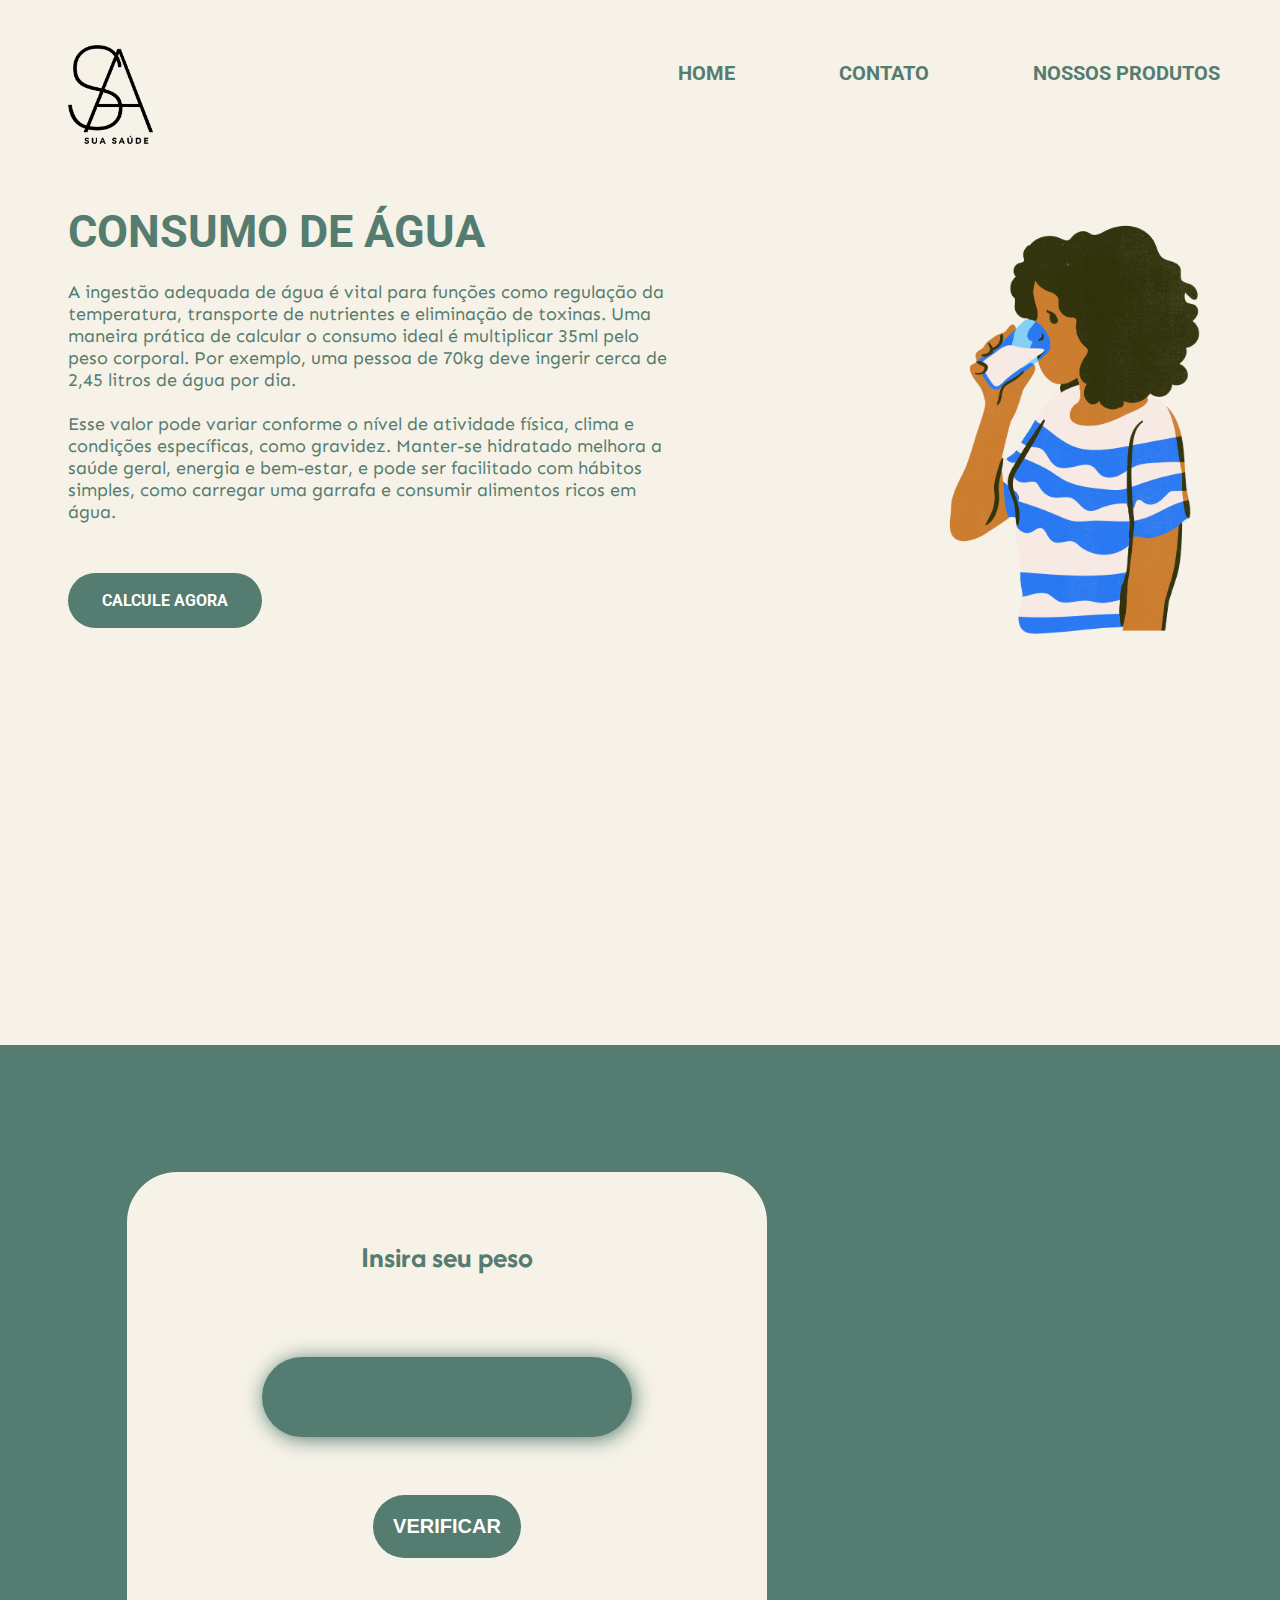
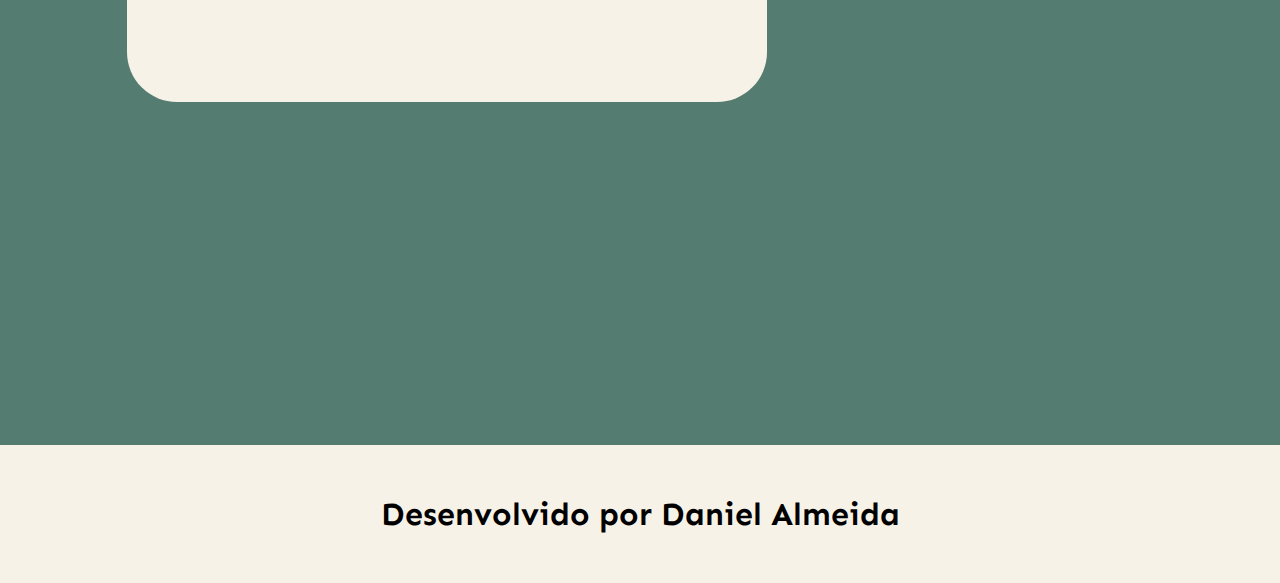
<file: calculadoras/agua.html>
<!DOCTYPE html>
<html lang="pt">
<head>
    <meta charset="UTF-8">
    <meta name="viewport" content="width=device-width, initial-scale=1.0">
    <title>Document</title>
    <link rel="stylesheet" href="/style/styleAgua.css">
    <link rel="icon" href="/img/logoPage.png" type="image/png">
    <link rel="preconnect" href="https://fonts.googleapis.com">
    <link rel="preconnect" href="https://fonts.gstatic.com" crossorigin>
    <link href="https://fonts.googleapis.com/css2?family=Afacad+Flux:wght@100..1000&family=Poppins:ital,wght@0,100;0,200;0,300;0,400;0,500;0,600;0,700;0,800;0,900;1,100;1,200;1,300;1,400;1,500;1,600;1,700;1,800;1,900&family=Roboto:ital,wght@0,100;0,300;0,400;0,500;0,700;0,900;1,100;1,300;1,400;1,500;1,700;1,900&family=Sen:wght@400..800&display=swap" rel="stylesheet">
</head>
<body>
    <header>
        <img src="/img/IMC/LogoForImc.png" alt="LOGO DA PAGINA" class="logo_page">
        <nav class="buttons_nav">
            <div class="text_nav">
                <a href="/index.html">HOME</a>
                <a href="">CONTATO</a>
                <a href="">NOSSOS PRODUTOS</a>
            </div>
        </nav>
    </header>

    <main>  
        <section class="first_block_water">
                <div class="itens">
                    <h1 class="title_water">CONSUMO DE ÁGUA</h1>
                    <p class="paragraph_water">A ingestão adequada de água é vital para funções como regulação da temperatura, transporte de nutrientes e eliminação de toxinas. Uma maneira prática de calcular o consumo ideal é multiplicar 35ml pelo peso corporal. Por exemplo, uma pessoa de 70kg deve ingerir cerca de 2,45 litros de água por dia.
                        <br>
                        <br>
                        Esse valor pode variar conforme o nível de atividade física, clima e condições específicas, como gravidez. Manter-se hidratado melhora a saúde geral, energia e bem-estar, e pode ser facilitado com hábitos simples, como carregar uma garrafa e consumir alimentos ricos em água.
                        </p>
                        <a href="#section2" class="title_forCalcule">CALCULE AGORA</a>
   
                 </div>
                

                <img src="/img/Agua/Pessoa.png" class="pessoa_water" alt="Pessoa com garrafa de água">
        </section>
    
        <section class="calculadora" id="section2">

        
            <div class="calculadora_water">
                <label>Insira seu peso</label>
                <input type="number" class="peso">
                <div class="botoes">
                    <button onclick="CalculaAgua()" class="calcular_peso">VERIFICAR</button>
                </div>                    
            </div>
        <h3 class="resul"></h3>

    </section>
    </main>
    <footer>
        <h1 class="title_footer">Desenvolvido por Daniel Almeida</h1>
    </footer>
</body>
<script src="/js/agua.js"></script>
</html>
</file>
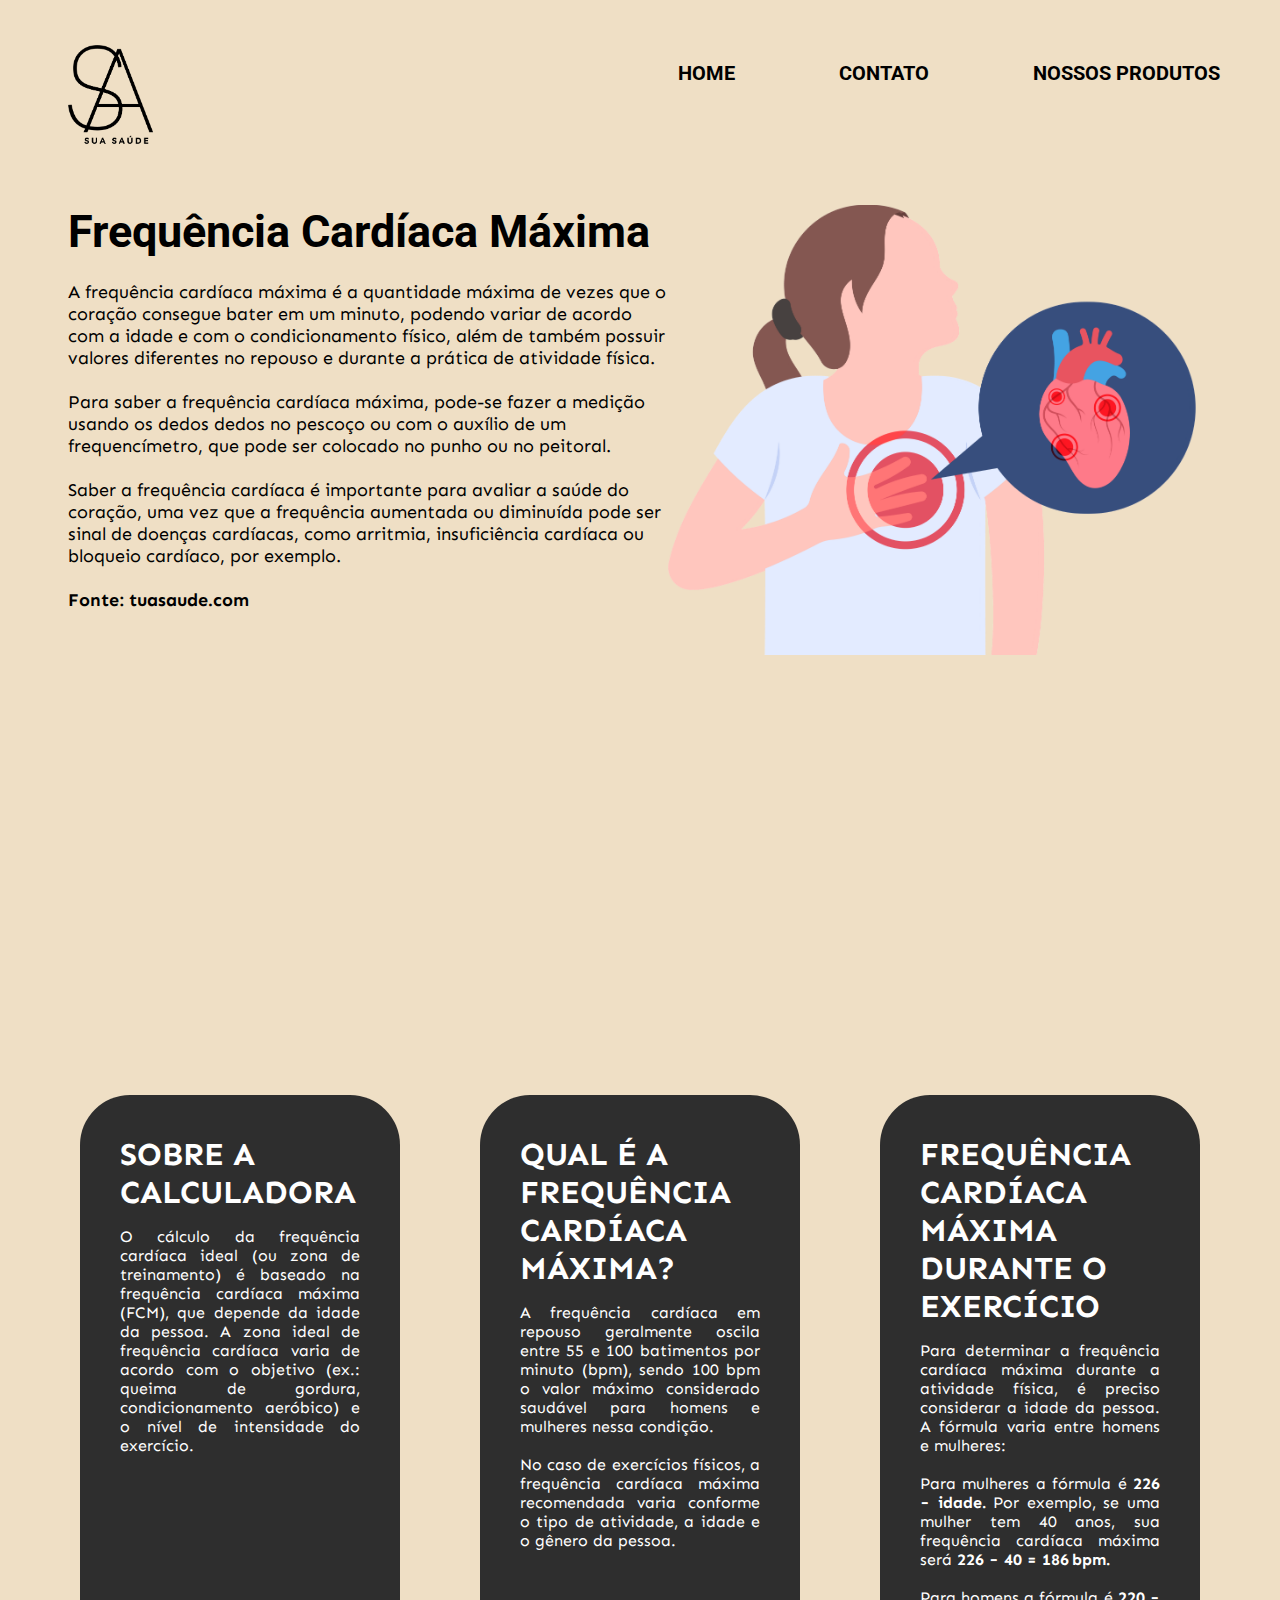
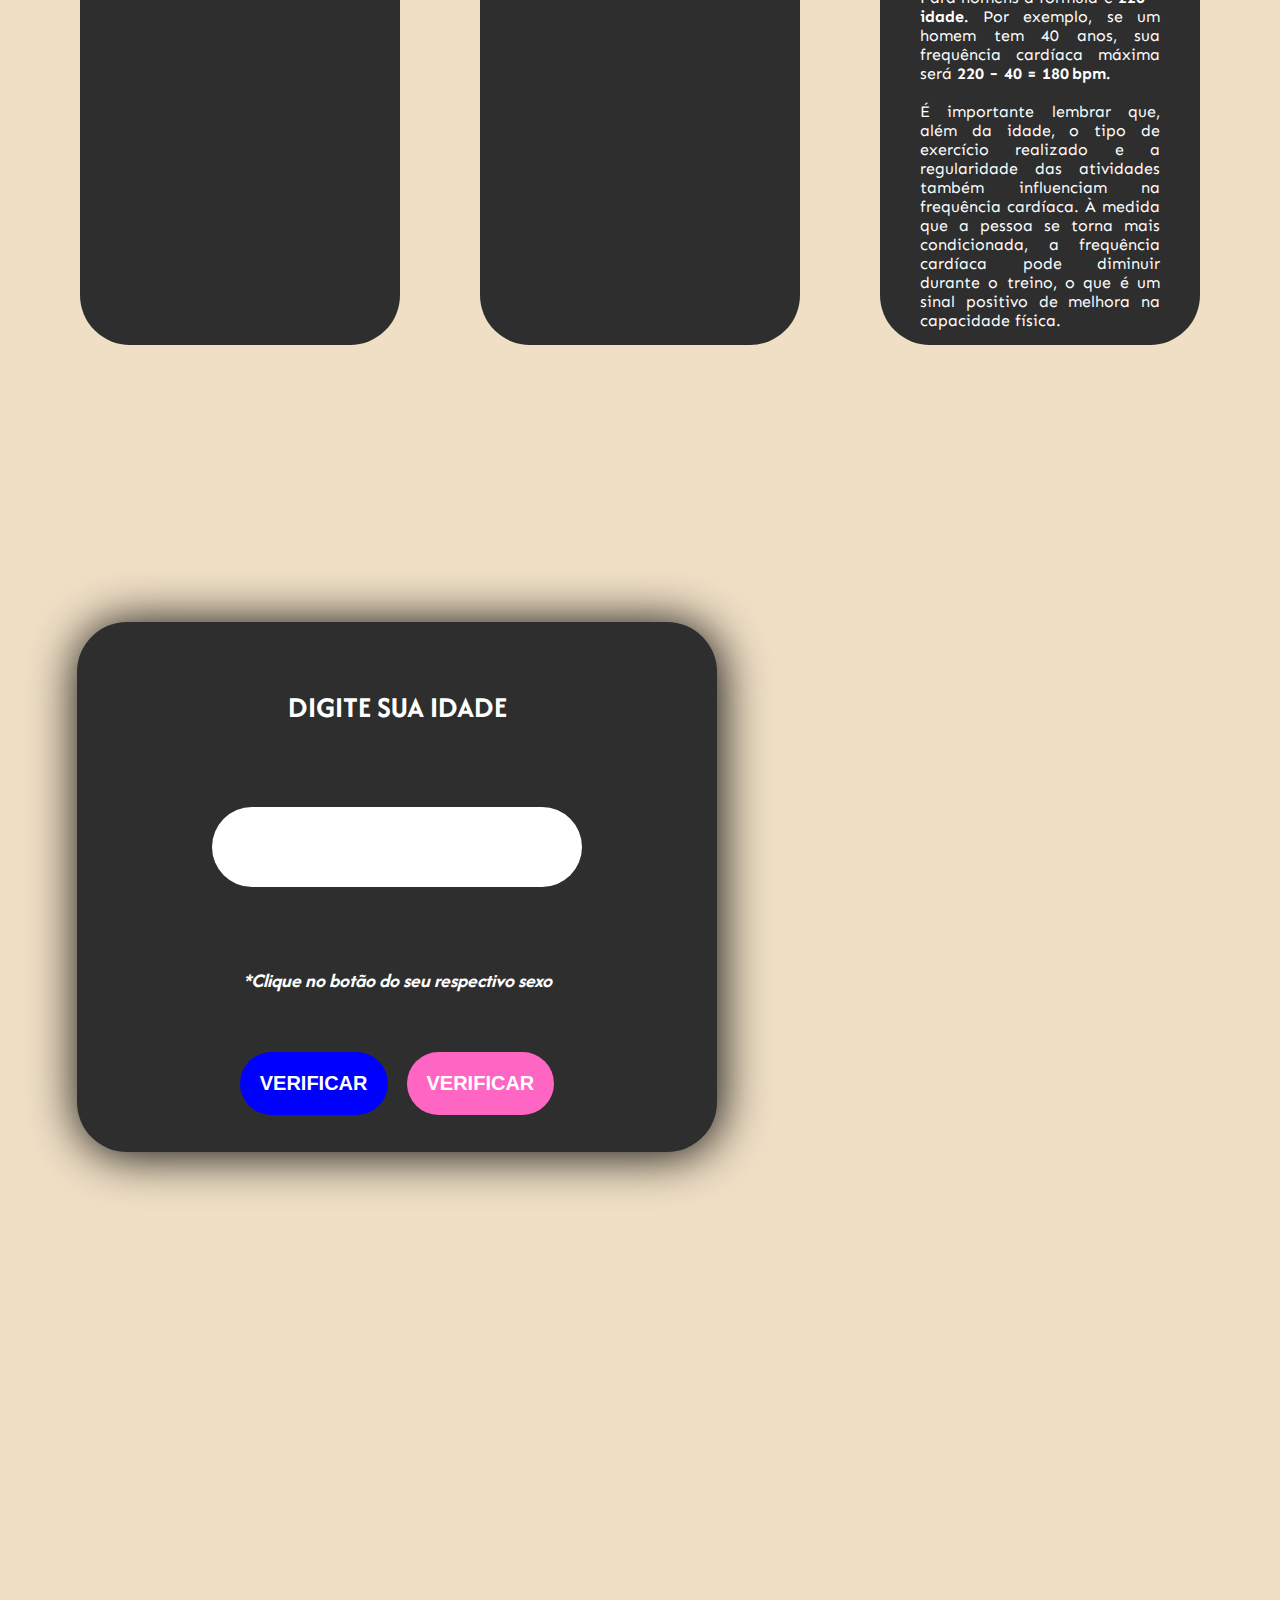
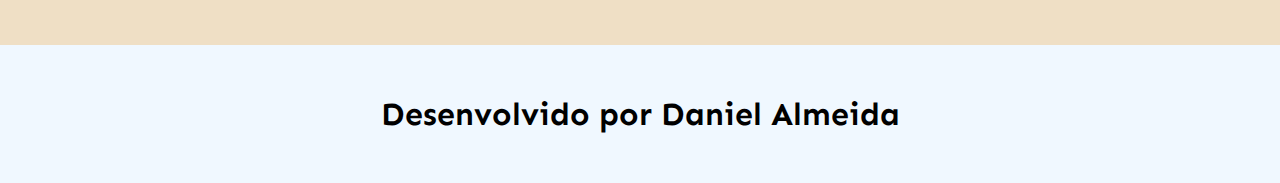
<file: calculadoras/frequenciaMax.html>
<!DOCTYPE html>
<html lang="pt">
<head>
    <meta charset="UTF-8">
    <meta name="viewport" content="width=device-width, initial-scale=1.0">
    <title>Document</title>
    <link rel="stylesheet" href="/style/styleBPMMax.css">
    <link rel="icon" href="/img/logoPage.png" type="image/png">
    <link rel="preconnect" href="https://fonts.googleapis.com">
    <link rel="preconnect" href="https://fonts.gstatic.com" crossorigin>
    <link href="https://fonts.googleapis.com/css2?family=Afacad+Flux:wght@100..1000&family=Poppins:ital,wght@0,100;0,200;0,300;0,400;0,500;0,600;0,700;0,800;0,900;1,100;1,200;1,300;1,400;1,500;1,600;1,700;1,800;1,900&family=Roboto:ital,wght@0,100;0,300;0,400;0,500;0,700;0,900;1,100;1,300;1,400;1,500;1,700;1,900&family=Sen:wght@400..800&display=swap" rel="stylesheet">
</head>
<body>
    <header>
        <img src="/img/IMC/LogoForImc.png" alt="LOGO DA PAGINA" class="logo_page">
        <nav class="buttons_nav">
            <div class="text_nav">
                <a href="/index.html">HOME</a>
                <a href="">CONTATO</a>
                <a href="">NOSSOS PRODUTOS</a>
            </div>
        </nav>
    </header>

    <main>
        <section class="first_block_bpm">
                <div class="itens">
                    <h1 class="title_bpm">Frequência Cardíaca Máxima</h1>
                    <p class="paragraph_bpm">A frequência cardíaca máxima é a quantidade máxima de vezes que o coração consegue bater em um minuto, podendo variar de acordo com a idade e com o condicionamento físico, além de também possuir valores diferentes no repouso e durante a prática de atividade física.
                     
                        <br>
                        <br>
                        Para saber a frequência cardíaca máxima, pode-se fazer a medição usando os dedos dedos no pescoço ou com o auxílio de um frequencímetro, que pode ser colocado no punho ou no peitoral.
                        <br>
                        <br>
                        Saber a frequência cardíaca é importante para avaliar a saúde do coração, uma vez que a frequência aumentada ou diminuída pode ser sinal de doenças cardíacas, como arritmia, insuficiência cardíaca ou bloqueio cardíaco, por exemplo.
                        <br>
                        <br>
                        <strong>Fonte: tuasaude.com</strong></p>
                </div>

                <img src="/img/BPM/Person_heart.png" alt="Pessoa com a mão no peito" class="person_heart">
        </section>

        <section class="block_informs">
            <div class="first_block_inform">
                <h1 class="title_block_information">SOBRE A CALCULADORA</h1>
                <p class="first_paragraph_inform">O cálculo da frequência cardíaca ideal (ou zona de treinamento) é baseado na frequência cardíaca máxima (FCM), que depende da idade da pessoa. A zona ideal de frequência cardíaca varia de acordo com o objetivo (ex.: queima de gordura, condicionamento aeróbico) e o nível de intensidade do exercício.</p>
            </div>

            <div class="second_block_inform">
                <h1 class="title_block_information">QUAL É A FREQUÊNCIA CARDÍACA MÁXIMA?</h1>
                <p class="second_paragraph_inform">A frequência cardíaca em repouso geralmente oscila entre 55 e 100 batimentos por minuto (bpm), sendo 100 bpm o valor máximo considerado saudável para homens e mulheres nessa condição.
                    <br>
                    <br>
                    No caso de exercícios físicos, a frequência cardíaca máxima recomendada varia conforme o tipo de atividade, a idade e o gênero da pessoa.</p>
            </div>


            <div class="third_block_inform">
                <h1 class="title_block_information">FREQUÊNCIA CARDÍACA MÁXIMA DURANTE O EXERCÍCIO</h1>
                <p class="third_paragraph_inform">Para determinar a frequência cardíaca máxima durante a atividade física, é preciso considerar a idade da pessoa. A fórmula varia entre homens e mulheres:
                    <br>
                    <br>
                    Para mulheres a fórmula é <strong>226 − idade.</strong>
                    Por exemplo, se uma mulher tem 40 anos, sua frequência cardíaca máxima será <strong>226 − 40 = 186 bpm. </strong>
                    <br>
                    <br>
                    Para homens a fórmula é <strong>220 − idade. </strong>
                    Por exemplo, se um homem tem 40 anos, sua frequência cardíaca máxima será <strong>220 − 40 = 180 bpm.</strong> 
                    <br>
                    <br>
                    É importante lembrar que, além da idade, o tipo de exercício realizado e a regularidade das atividades também influenciam na frequência cardíaca. À medida que a pessoa se torna mais condicionada, a frequência cardíaca pode diminuir durante o treino, o que é um sinal positivo de melhora na capacidade física.
                    </p>
            
            </div>
        </section>

        <section class="calculadora">

        
            <div class="calculadora_bpm">
                <label>DIGITE SUA IDADE</label>
                <input type="number" class="input_age">
                <p class="text_warning">*Clique no botão do seu respectivo sexo</p>
                <div class="botoes">
                    <button onclick="VerificaMasculino()" class="VerificarM">VERIFICAR</button>
                    <button onclick="VerificarFeminino()" class="VerificarF">VERIFICAR</button>
                </div>                    
            </div>
        <h3 class="resul"></h3>

    </section>
    </main>



    <footer>
        <h1 class="title_footer">Desenvolvido por Daniel Almeida</h1>
    </footer>

<body>
<script src="/js/bpxMax.js"></script>
</html>
</file>
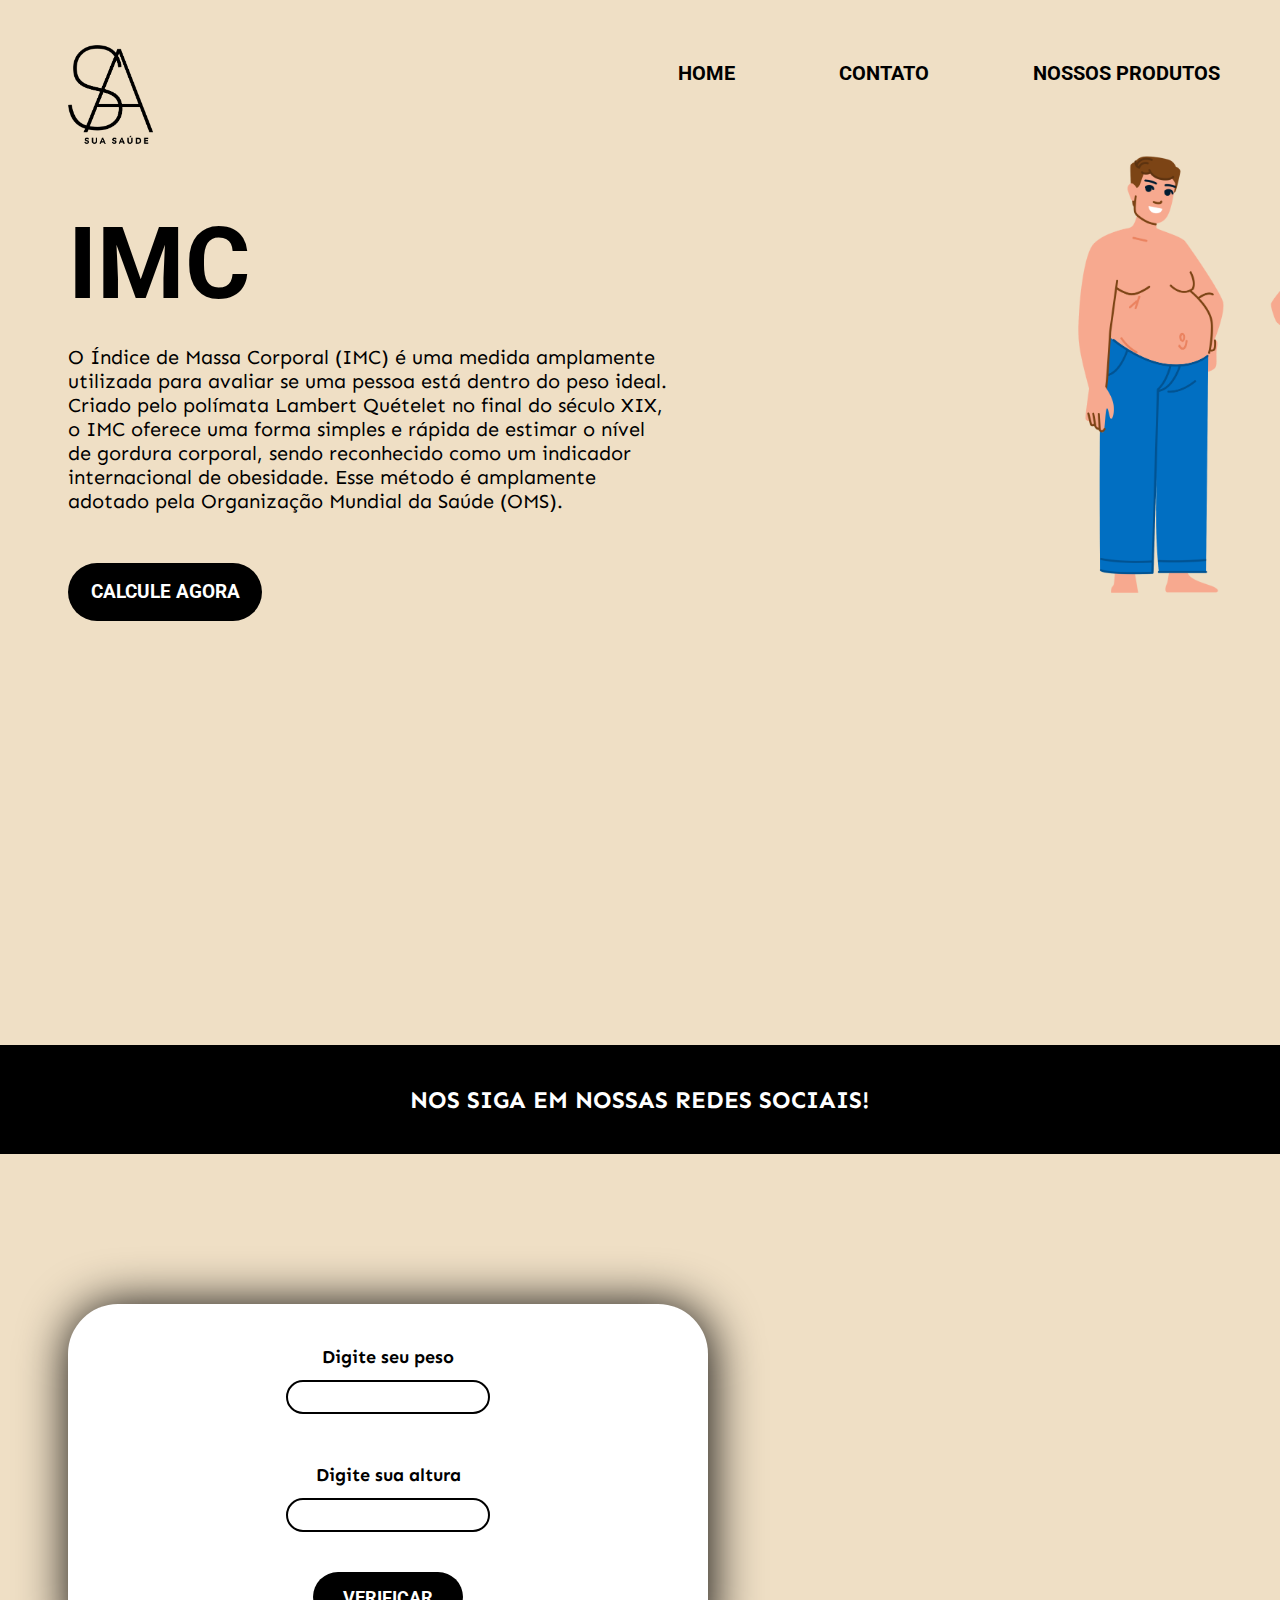
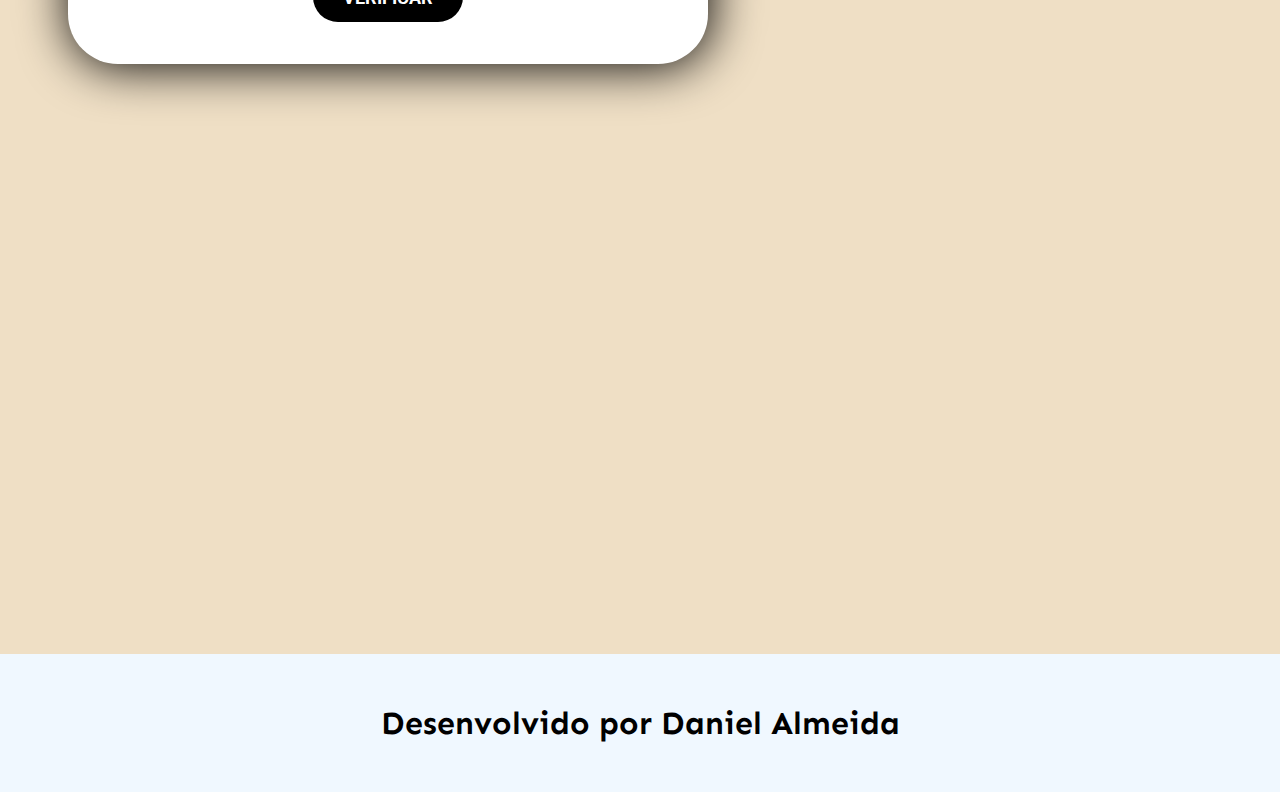
<file: calculadoras/IMC.html>
<!DOCTYPE html>
<html lang="pt">
<head>
    <meta charset="UTF-8">
    <meta name="viewport" content="width=device-width, initial-scale=1.0">
    <title>IMC</title>
    <link rel="stylesheet" href="/style/styleIMC.css">

    <link rel="icon" href="/img/logoPage.png" type="image/png">
    <link rel="preconnect" href="https://fonts.googleapis.com">
    <link rel="preconnect" href="https://fonts.gstatic.com" crossorigin>
    <link href="https://fonts.googleapis.com/css2?family=Afacad+Flux:wght@100..1000&family=Poppins:ital,wght@0,100;0,200;0,300;0,400;0,500;0,600;0,700;0,800;0,900;1,100;1,200;1,300;1,400;1,500;1,600;1,700;1,800;1,900&family=Roboto:ital,wght@0,100;0,300;0,400;0,500;0,700;0,900;1,100;1,300;1,400;1,500;1,700;1,900&family=Sen:wght@400..800&display=swap" rel="stylesheet">
</head>
<body>
    <header>
        <img src="/img/IMC/LogoForImc.png" alt="LOGO DA PAGINA" class="logo_page">
        <nav class="buttons_nav">
            <div class="text_nav">
                <a href=index.html">HOME</a>
                <a href="">CONTATO</a>
                <a href="">NOSSOS PRODUTOS</a>
            </div>
        </nav>
    </header>

    <main>
        <section class="first_block_imc">
            <div class="itens">
                <h1 class="title_IMC">IMC</h1>
                <p class="paragraph_IMC">O Índice de Massa Corporal (IMC) é uma medida amplamente utilizada para avaliar se uma pessoa está dentro do peso ideal. Criado pelo polímata Lambert Quételet no final do século XIX, o IMC oferece uma forma simples e rápida de estimar o nível de gordura corporal, sendo reconhecido como um indicador internacional de obesidade. Esse método é amplamente adotado pela Organização Mundial da Saúde (OMS).</p>

                <h3 class="title_forCalcule">CALCULE AGORA</h3>
            </div>
            <img src="/img/IMC/person_IMC.png" alt="Pessoa com sobrepeso e pessoa no peso ideal" class="person_first_page">
        </section>

        <section>
            <h2 class="line_separation">NOS SIGA EM NOSSAS REDES SOCIAIS!</h2>
        </section>

        <section class="calculadora_imc">
            <div class="calculadora">
                <label>Digite seu peso</label>
                <input type="number" class="input_peso">

                <label class="altura">Digite sua altura</label>
                <input type="number" class="input_altura">

                <button onclick="Calcular()" class="button_calcular">VERIFICAR</button>
            </div>
            
            <div class="resul">
                <h2 class="resultado"></h2>
                <h3 class="resultado_number"></h3>
            </div>
        </section>
    </main>

    <footer>
        <h1 class="title_footer">Desenvolvido por Daniel Almeida</h1>
    </footer>

</body>

<script src="/js/imc.js"></script>
</html>
</file>
<file: style/styleAgua.css>
*{
    margin: 0;
    padding: 0;
}
html{
    scroll-behavior: smooth;
}
header{
    background-color: #f6f2e7;
    display: flex;
    align-items: center;
}

.buttons_nav{
    display: flex;
    text-align: right;
    justify-content: end;
    margin-left: auto;
    margin-right: 10px;
}

.text_nav a{
    color: #557c70;
    font-size: 20px;
    text-decoration: none;
    font-family: "Roboto", serif;
    font-weight: bold;
    padding: 50px;
}

.logo_page{
    margin-top: 45px;
    margin-left: 68px;
    height: 100px;
}

.first_block_water{
    background-color: #f6f2e7;
    height: 100vh;
    display: flex;
    justify-content: space-between;

}

.title_water{
    font-family: "Roboto", serif;
    margin-left: 68px;
    margin-top: 60px;
    font-size: 45px;
    color: #557c70;

}

.paragraph_water{
    margin-left: 68px;
    font-size: 18px;
    font-family: "Sen", serif;
    width: 600px;
    color: #557c70;
    margin-top: 23px;
}

.pessoa_water{
    height: 250px;
    display: flex;
    justify-content: space-evenly;
    height: 450px;
    margin-right: 80px;
    margin-top: 60px;
}
.title_forCalcule{
    text-decoration: none;
    margin-left: 68px;
    display: flex;
    font-weight: bold;
    justify-content: center;
    margin-top: 50px;
    font-family: "Roboto", serif;
    padding: 18px 22px;
    background-color: #557c70;
    color: white;
    width: 150px;
    border-radius: 50px;
}

.calculadora{
    padding: 50px;
    height: 100vh;
    display: flex;
    background-color: #557c70;
}

.calculadora_water{
    border-radius: 50px;
    display: flex;
    flex-direction: column;
    margin-left: 77px;
    margin-top: 77px;
    width: 500px;
    background-color: #f6f2e7;
    height: 100%;
    text-align: center;
    padding: 65px 70px;
    height: 400px;
}

.calculadora_water label{
    color: #557c70;
    font-family: "Afacad Flux", serif;
    font-size: 30px;
    font-weight: bold;
}


.calculadora_water input{
    box-shadow: 2px 2px 20px #557c70;
    margin-top: 80px;
    border: none;
    border-radius: 50px;
    background-color: #557c70;
    color: white;
    font-weight: bold;
    padding: 20px;
    text-align: center;
    font-family: "Afacad Flux", serif;
    font-size: 30px;
    justify-content: center;
    align-self: center;
}
input[type=number]::-webkit-inner-spin-button,
input[type=number]::-webkit-outer-spin-button {
  -webkit-appearance: none;
  margin: 0;
}

button{
    margin-bottom: 70px;
    margin-top: 58px;
    padding: 20px;
    border-radius: 50px;
    font-weight: bold;
    border: none;
    color: white;
    background-color: #557c70;
    font-size: 20px;
    cursor: pointer;
}

.resul{
    font-size: 30px;
    font-family: "Afacad Flux", serif;
    text-align: center;
    margin-left: 150px;
    margin-right: 150px;
    margin-top: 300px;
    color: #f6f2e7;
}

.title_footer{
    background-color: #f6f2e7;
    padding: 50px;
    color: black;
    text-align: center;
    font-family: "Sen", serif;
}
</file>
<file: style/styleBPMMax.css>
*{
    padding: 0;
    margin: 0;
}
body{
    background-color: #efdfc5;
}
.logo_page{
    margin-top: 45px;
    margin-left: 68px;
    height: 100px;
}

header{
    display: flex;
    align-items: center;
}

.buttons_nav{
    display: flex;
    text-align: right;
    justify-content: end;
    margin-left: auto;
    margin-right: 10px;

}

.text_nav a{
    font-size: 20px;
    text-decoration: none;
    font-family: "Roboto", serif;
    font-weight: bold;
    padding: 50px;
    color: black;
}

.first_block_bpm{
    height: 100vh;
    display: flex;
    justify-content: space-between;

}

.title_bpm{
    font-family: "Roboto", serif;
    margin-left: 68px;
    margin-top: 60px;
    font-size: 45px;
}

.paragraph_bpm{
    margin-left: 68px;
    font-size: 18px;
    font-family: "Sen", serif;
    width: 600px;
    margin-top: 23px;
}

.person_heart{
    height: 250px;
    display: flex;
    justify-content: space-evenly;
    height: 450px;
    margin-right: 80px;
    margin-top: 60px;
}

.title_footer{
    margin-top: 200px;
    background-color: aliceblue;
    padding: 50px;
    color: black;
    text-align: center;
    font-family: "Sen", serif;
}
.block_informs {
    display: flex;
    margin-right: 80px;
    height: 100vh;
    padding-bottom: 200px;

}
.block_informs h1{
    font-family: "Sen", serif;
    text-align: left;
}

.block_informs p{
    margin-top: 16px;
    font-family: "Sen", serif;
    box-sizing: content-box;
}

.first_block_inform{
    margin-top: 50px;
}

.first_block_inform{
    margin-left: 80px;
    width: 500px;
    text-align: justify;
    color: white;
    padding: 40px;
    background-color: #2e2e2e;
    border-radius: 50px;
    overflow: hidden;
}

.second_block_inform h1{
   text-align: left;
}

.second_block_inform{
    margin-top: 50px;
    margin-left: 80px;
    width: 500px;
    text-align: justify;
    color: white;
    padding: 40px;
    background-color: #2e2e2e;
    border-radius: 50px;
    overflow: hidden;
}

.third_block_inform{
    margin-top: 50px;
    margin-left: 80px;
    width: 500px;
    text-align: justify;
    color: white;
    padding: 40px;
    background-color: #2e2e2e;
    border-radius: 50px;
    overflow: hidden;
}

.calculadora{
    height: 100vh;
    display: flex;
}

.calculadora_bpm{
    border-radius: 50px;
    display: flex;
    flex-direction: column;
    margin-left: 77px;
    margin-top: 77px;
    width: 500px;
    background-color: #2e2e2e;
    height: 100%;
    text-align: center;
    padding: 65px 70px;
    height: 400px;
    box-shadow: 2px 2px 50px black;
}

.calculadora_bpm label{
    color: white;
    font-family: "Afacad Flux", serif;
    font-size: 30px;
    font-weight: bold;
}


.calculadora_bpm input{
    margin-top: 80px;
    border-radius: 50px;
    border: none;
    color: black;
    font-weight: bold;
    padding: 20px;
    text-align: center;
    font-family: "Afacad Flux", serif;
    font-size: 30px;
    justify-content: center;
    align-self: center;
}

.text_warning{
    font-family: "Afacad Flux", serif;
    color: white;
    font-size: 20px;
    font-weight: bold;
    margin-top: 80px;
    font-style: italic;
}

button{
    margin-bottom: 70px;
    margin-top: 58px;
    padding: 20px;
    border-radius: 50px;
    font-weight: bold;
    border: none;
    color: white;
    font-size: 20px;
}

.VerificarM{
    background-color: blue;
    margin-right: 15px;
}

.VerificarF{
    background-color: #ff66c4;

}

input[type=number]::-webkit-inner-spin-button,
input[type=number]::-webkit-outer-spin-button {
  -webkit-appearance: none;
  margin: 0;
}

.resul{
    font-size: 30px;
    font-family: "Afacad Flux", serif;
    text-align: center;
    margin-left: 150px;
    margin-right: 150px;
    margin-top: 300px;
}
</file>
<file: style/styleIMC.css>
*{
    padding: 0;
    margin: 0;
}
html{
    scroll-behavior: smooth;
}
body{
    background-color: #efdfc5;
}
.logo_page{
    margin-top: 45px;
    margin-left: 68px;
    height: 100px;
}

header{
    display: flex;
    align-items: center;
}

.buttons_nav{
    display: flex;
    text-align: right;
    justify-content: end;
    margin-left: auto;
    margin-right: 10px;

}

.text_nav a{
    font-size: 20px;
    text-decoration: none;
    font-family: "Roboto", serif;
    font-weight: bold;
    padding: 50px;
    color: black;
}

.first_block_imc{
    height: 100vh;
    display: flex;
    justify-content: space-between;

}

.title_IMC{
    font-family: "Roboto", serif;
    margin-left: 68px;
    margin-top: 60px;
    font-size: 100px;
}

.paragraph_IMC{
    margin-left: 68px;
    font-size: 20px;
    font-family: "Sen", serif;
    width: 600px;
    margin-top: 23px;
}

.title_forCalcule{
    text-decoration: none;
    margin-left: 68px;
    display: flex;
    justify-content: center;
    margin-top: 50px;
    font-family: "Roboto", serif;
    padding: 18px 22px;
    background-color: black;
    color: white;
    width: 150px;
    border-radius: 50px;
}

.person_first_page{
    height: 250px;
    display: flex;
    justify-content: space-evenly;
    height: 450px;
    margin-left: 400px;
    margin-right: 200px;
}

.line_separation{
    font-family: "Sen", serif;
    text-align: center;
    width:100%;
    background-color: black;
    color: white;
    padding-top: 40px;
    padding-bottom: 40px;
}

.calculadora_imc{
    height: 100vh;
    display: flex;
    justify-content: space-between;
}

.calculadora{
    box-shadow: 2px 2px 50px black;
    margin-top: 150px;
    padding: 20px;
    width: 600px;
    background-color: white;
    display: flex;
    margin-left: 68px;
    flex-direction: column;
    align-items: center;
    border-radius: 50px;
    height: 320px;
}

input{
    margin-top: 22px;
    border-radius: 50px;
    width: 200PX;
    font-size: 20px;
    font-weight: bold;
    border: 2px solid black;
    background-color: rgba(255, 255, 255, 0.463);
    height: 30px;
    text-align: center;
}

label{
    margin-top: 22px;
    font-size: 18px;
    text-align: center;
    width: 200px;
    font-weight: bold;
    margin-bottom: -10px;
    font-family: "Sen", serif;
}

.altura{
    margin-top: 50px;
    margin-bottom: -10px;
}

button{
    margin-top: 40px;
    height: 50px;
    border: none;
    width: 150px;
    background-color: black;
    color: white;
    font-size: large;
    font-family: "Roboto", serif;
    font-weight: bold;
    border-radius: 50PX;
    cursor: pointer;

}

.resultado{
    font-family: "Afacad Flux", serif;
    font-size: 50px;
    margin-right: 100px;
    margin-top: 140px;
}

.resultado_number{
    font-family: "Afacad Flux", serif;
    font-size: 30px;
    margin-top: 20px;

}

input[type=number]::-webkit-inner-spin-button,
input[type=number]::-webkit-outer-spin-button {
  -webkit-appearance: none;
  margin: 0;
}



.title_footer{
    margin-top: 200px;
    background-color: aliceblue;
    padding: 50px;
    color: black;
    text-align: center;
    font-family: "Sen", serif;
}
</file>
